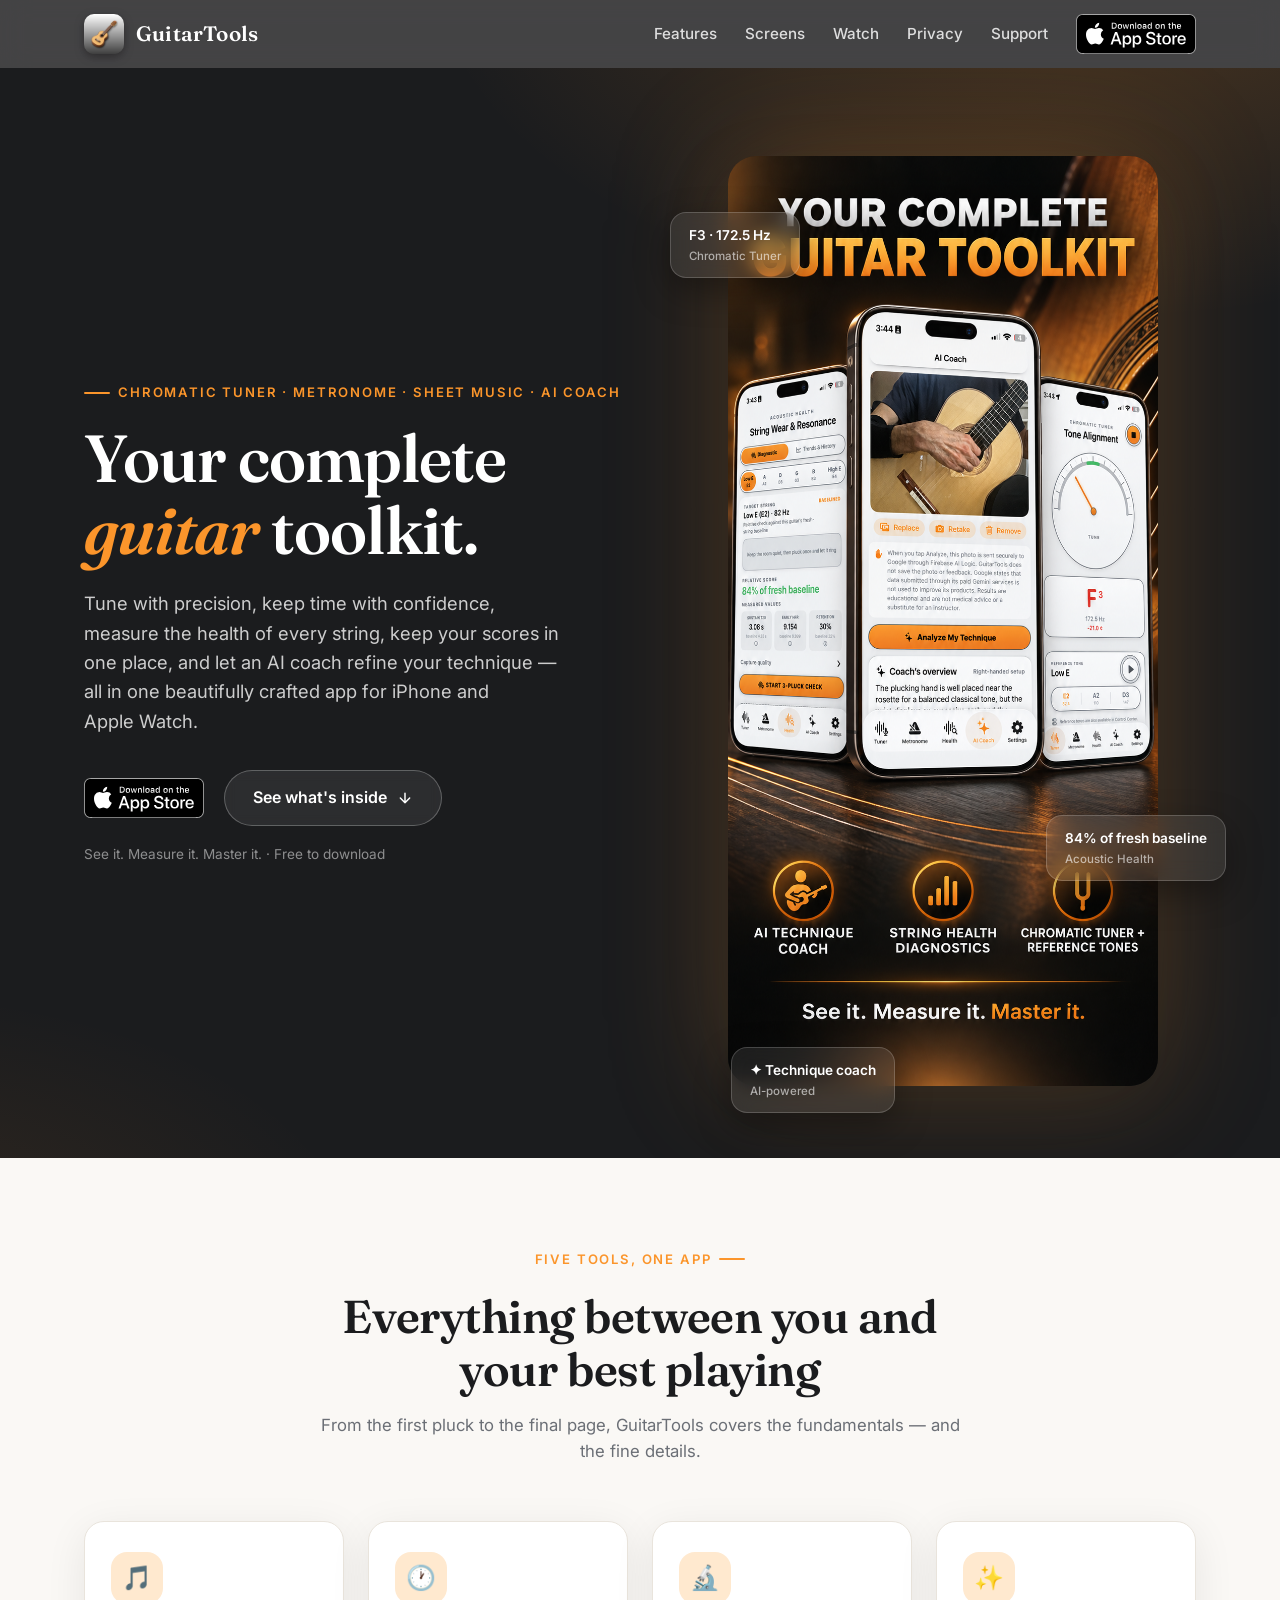
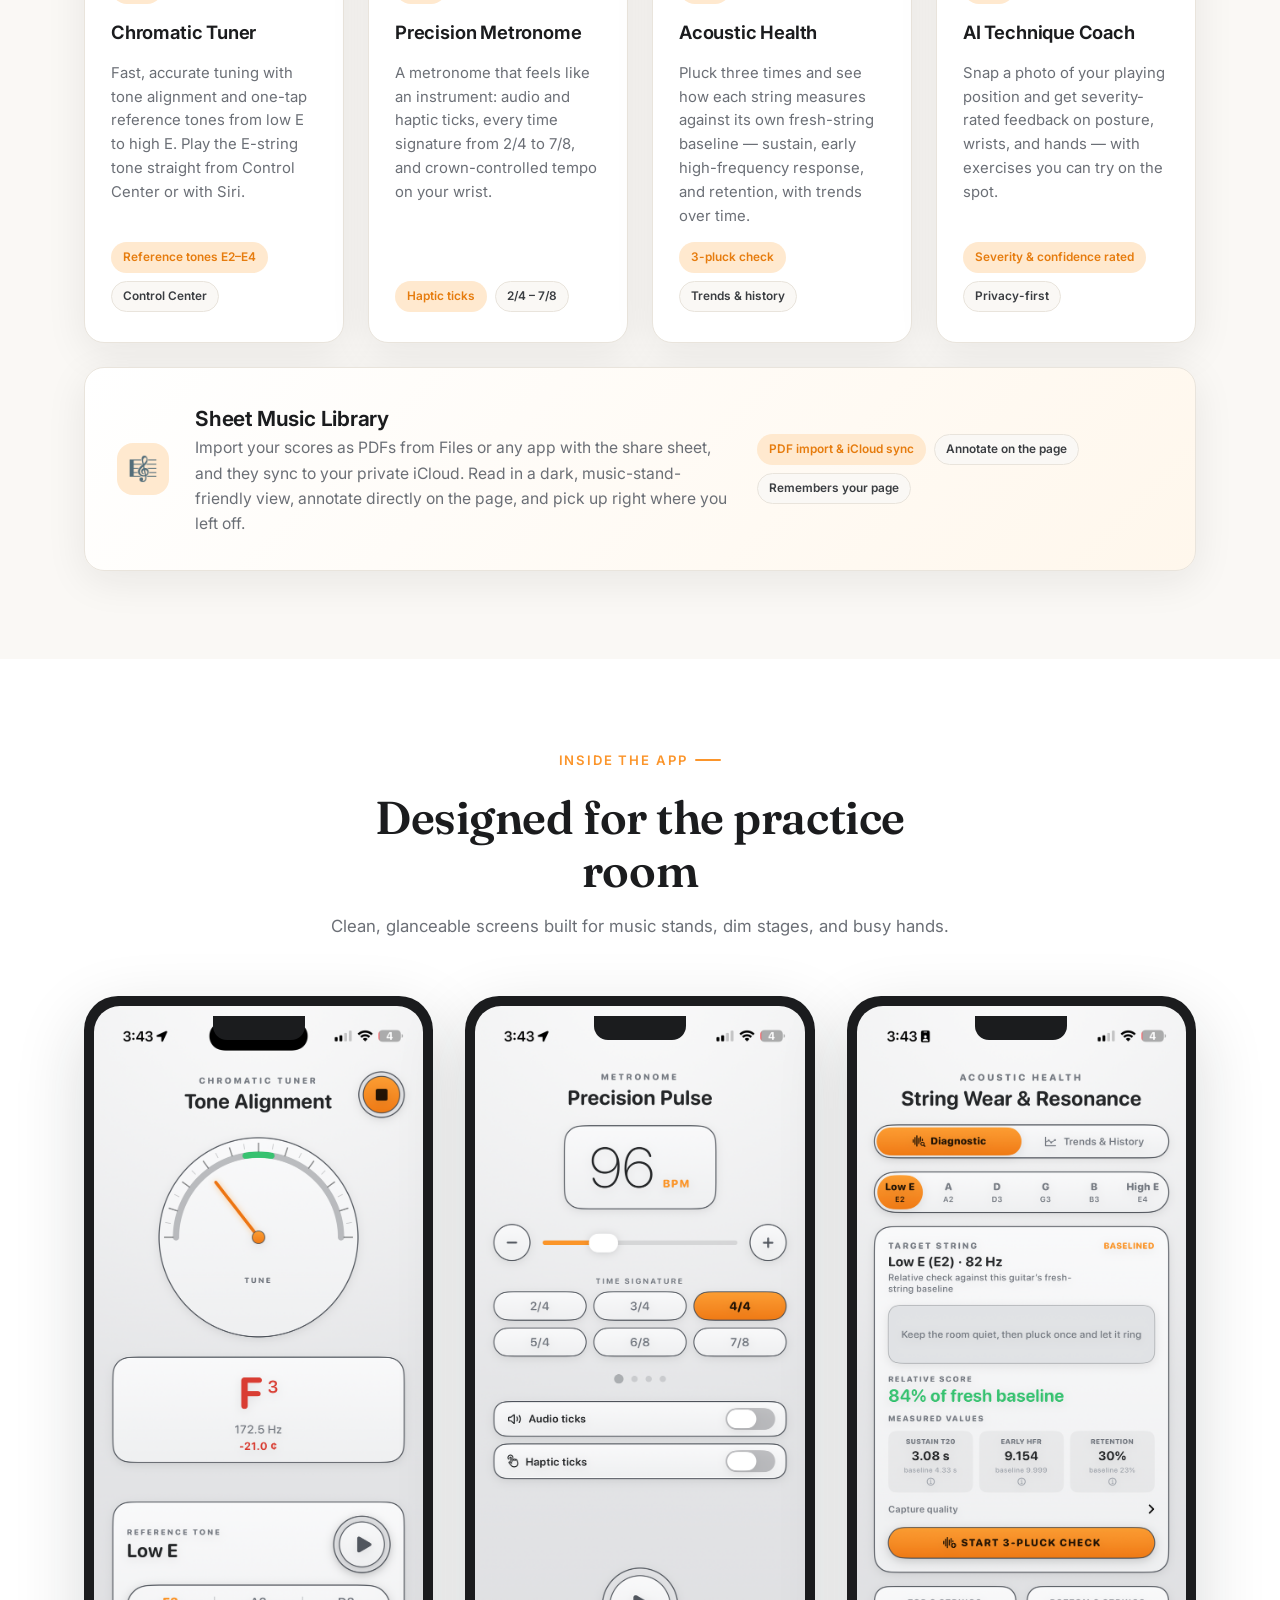
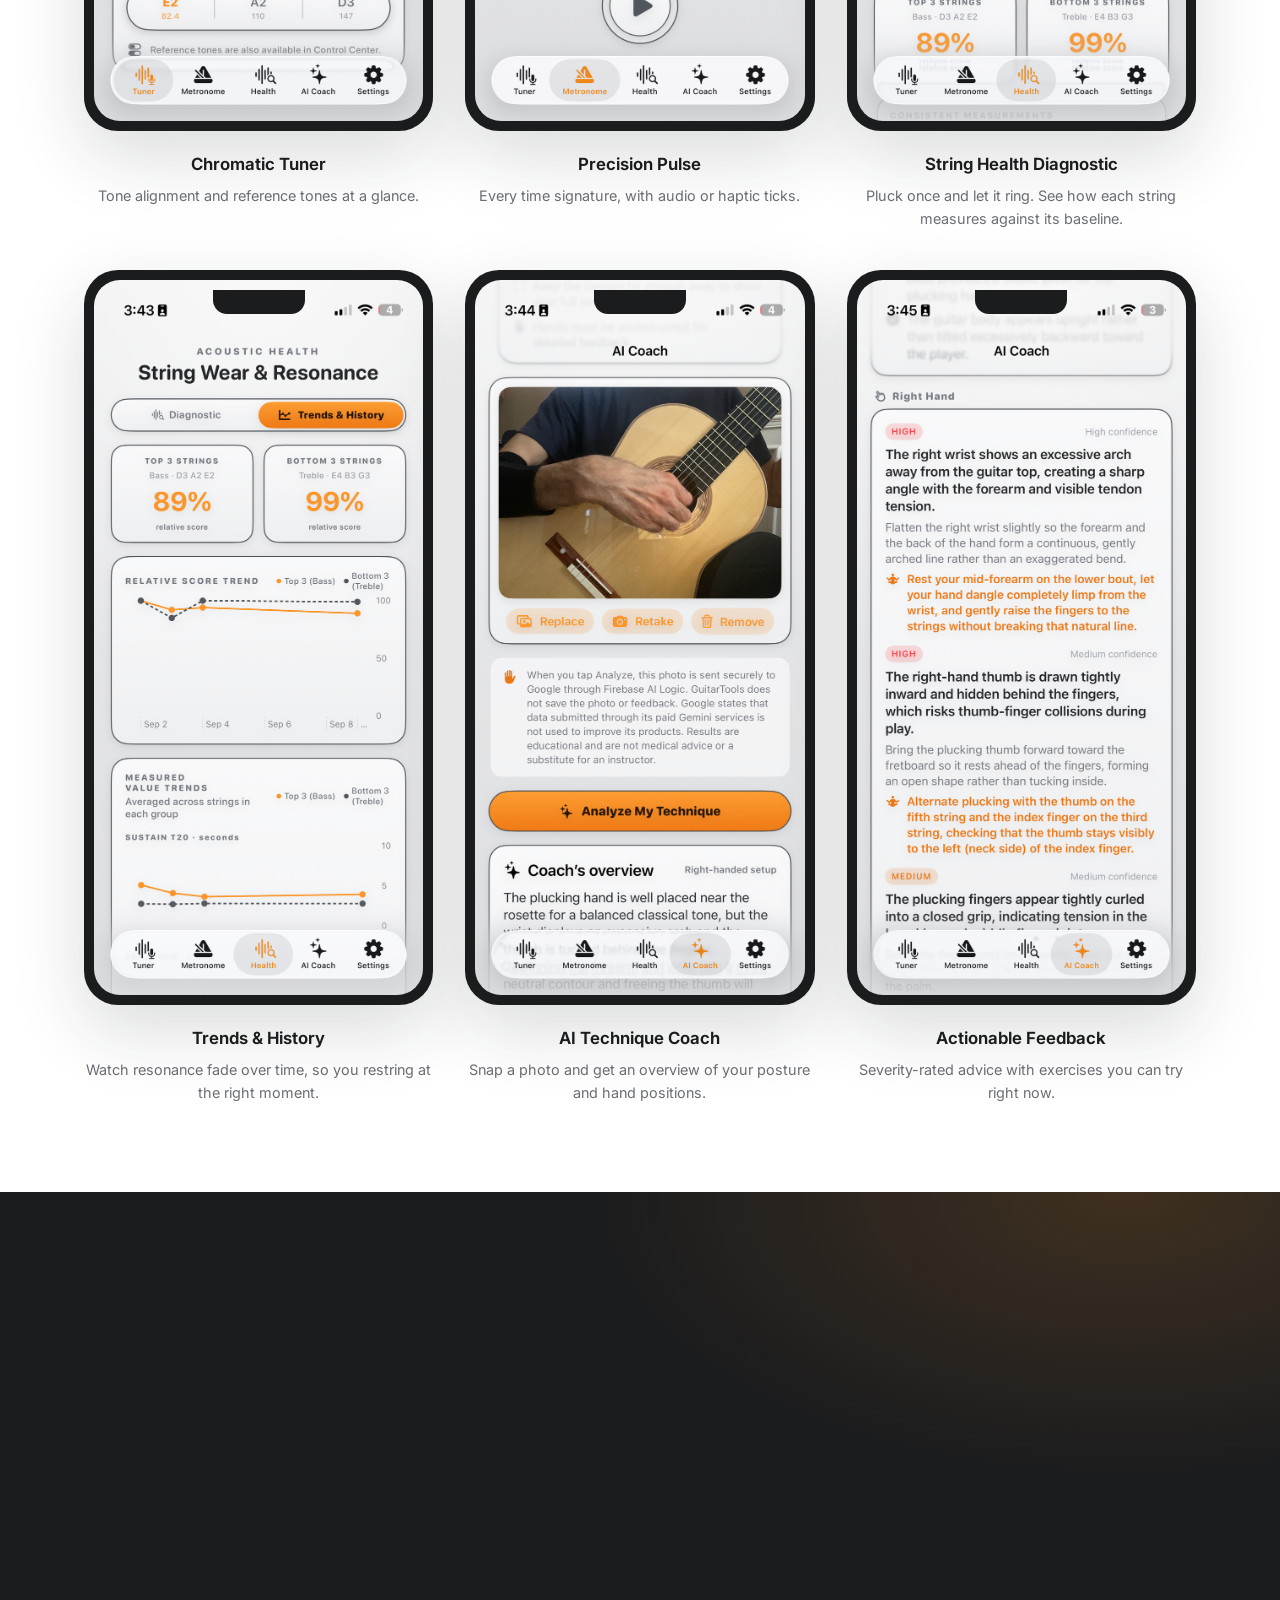
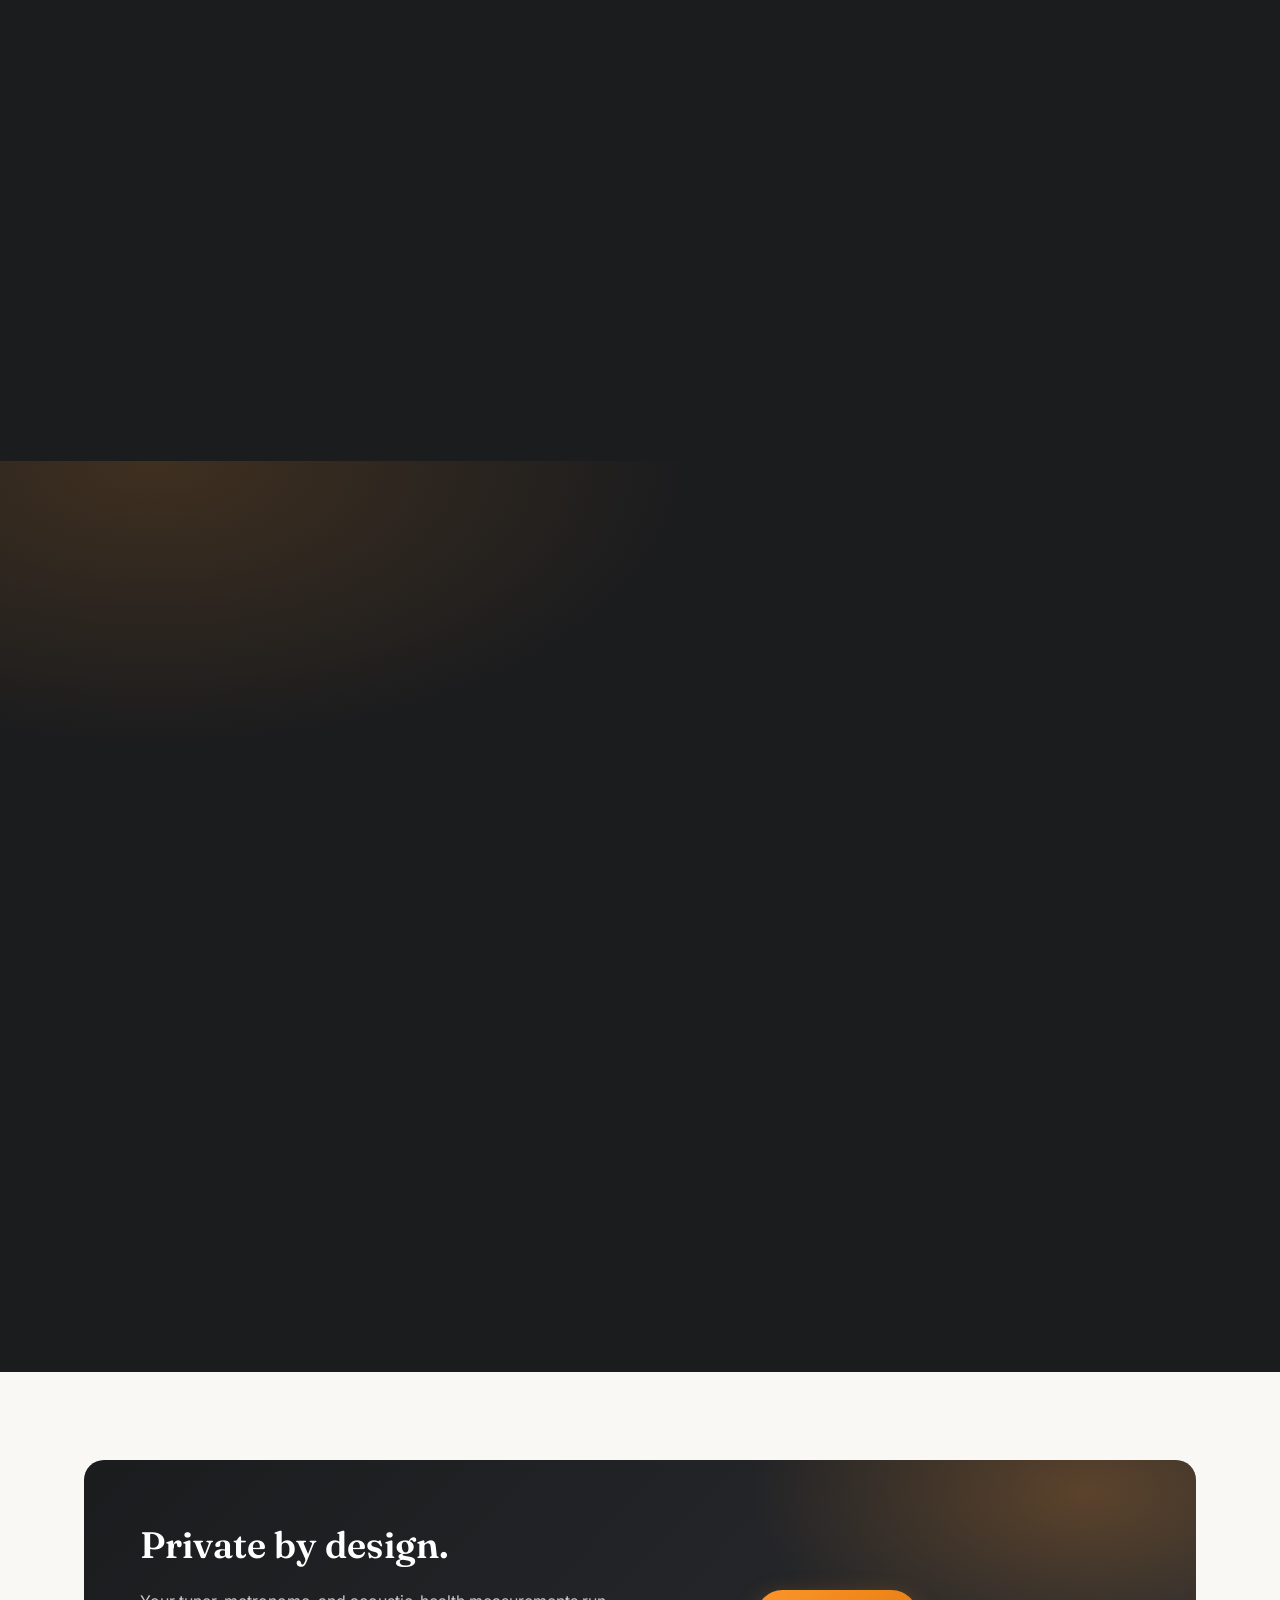
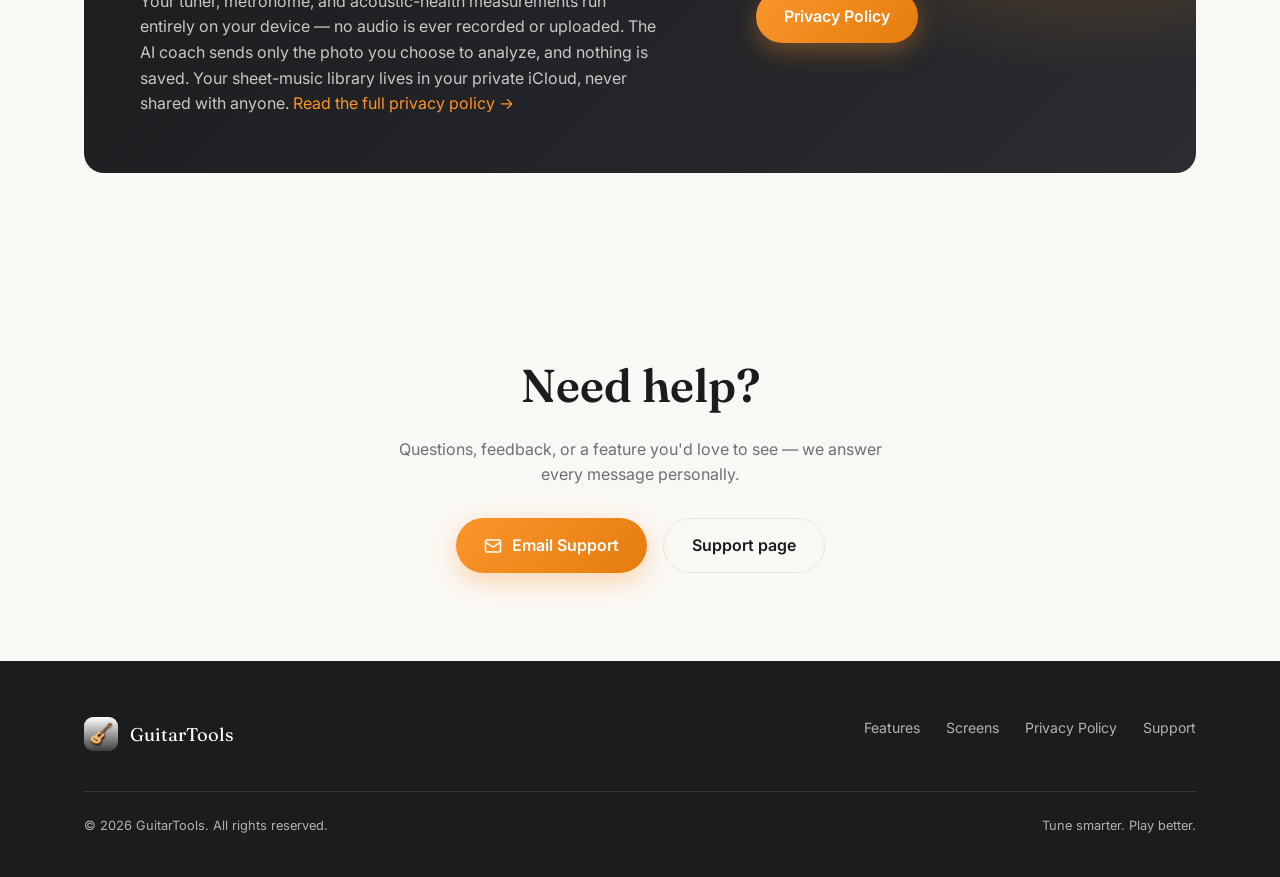
<file: index.html>
<!DOCTYPE html>
<html lang="en">
<head>
  <meta charset="UTF-8">
  <meta name="viewport" content="width=device-width, initial-scale=1.0">
  <title>GuitarTools — Your Complete Guitar Toolkit</title>
  <meta name="description" content="GuitarTools is the complete guitar toolkit for iPhone and Apple Watch: chromatic tuner with reference tones, precision metronome, acoustic string-health diagnostics, a sheet-music library, and an AI technique coach.">

  <link rel="icon" type="image/png" sizes="32x32" href="assets/icons/icon-32.png">
  <link rel="icon" type="image/png" sizes="48x48" href="assets/icons/icon-48.png">
  <link rel="icon" type="image/png" sizes="96x96" href="assets/icons/icon-96.png">
  <link rel="icon" href="assets/icons/favicon.ico">
  <link rel="apple-touch-icon" href="assets/icons/apple-touch-icon.png">
  <link rel="manifest" href="site.webmanifest">

  <meta property="og:type" content="website">
  <meta property="og:title" content="GuitarTools — Your Complete Guitar Toolkit">
  <meta property="og:description" content="Tuner. Metronome. String health. Sheet music. AI coaching. See it. Measure it. Master it.">
  <meta property="og:image" content="assets/icons/icon-1024.png">

  <link rel="preconnect" href="https://fonts.googleapis.com">
  <link rel="preconnect" href="https://fonts.gstatic.com" crossorigin>
  <link href="https://fonts.googleapis.com/css2?family=Fraunces:ital,opsz,wght@0,9..144,500;0,9..144,600;1,9..144,500;1,9..144,600&family=Inter:wght@400;500;600;700&display=swap" rel="stylesheet">
  <link rel="stylesheet" href="styles.css">
</head>
<body>

  <!-- ======================= NAV ======================= -->
  <nav class="nav">
    <div class="nav-inner">
      <a class="brand" href="index.html">
        <img src="assets/icons/icon-96.png" alt="GuitarTools icon">
        GuitarTools
      </a>
      <div class="nav-links">
        <a class="link-text" href="#features">Features</a>
        <a class="link-text" href="#screens">Screens</a>
        <a class="link-text" href="#watch">Watch</a>
        <a class="link-text" href="privacy.html">Privacy</a>
        <a class="link-text" href="support.html">Support</a>
        <a class="appstore-badge small" href="https://apps.apple.com/us/app/classical-guitar-tools/id6811226230" aria-label="Download GuitarTools on the App Store">
          <img src="assets/appstore-badge.svg" alt="Download on the App Store">
        </a>
      </div>
    </div>
  </nav>

  <!-- ======================= HERO ======================= -->
  <header class="hero">
    <div class="hero-inner">
      <div class="hero-copy">
        <span class="eyebrow">Chromatic Tuner · Metronome · Sheet Music · AI Coach</span>
        <h1>Your complete<br><span class="accent">guitar</span> toolkit.</h1>
        <p class="lead">Tune with precision, keep time with confidence, measure the health of every string, keep your scores in one place, and let an AI coach refine your technique — all in one beautifully crafted app for iPhone and Apple&nbsp;Watch.</p>
        <div class="hero-cta">
          <a class="appstore-badge" href="https://apps.apple.com/us/app/classical-guitar-tools/id6811226230" aria-label="Download GuitarTools on the App Store">
            <img src="assets/appstore-badge.svg" alt="Download on the App Store">
          </a>
          <a class="btn btn-ghost-light" href="#screens">See what's inside
            <svg width="16" height="16" viewBox="0 0 24 24" fill="none" stroke="currentColor" stroke-width="2.2" stroke-linecap="round" stroke-linejoin="round"><path d="M12 5v14M19 12l-7 7-7-7"/></svg>
          </a>
        </div>
        <p class="hero-note">See it. Measure it. Master it. · Free to download</p>
      </div>
      <div class="hero-art reveal">
        <img src="assets/hero.png" alt="GuitarTools app showing tuner, acoustic health, and AI coach screens">
        <div class="hero-chip tuner-chip">F3 · 172.5 Hz<span>Chromatic Tuner</span></div>
        <div class="hero-chip health-chip">84% of fresh baseline<span>Acoustic Health</span></div>
        <div class="hero-chip ai-chip">&#10022; Technique coach<span>AI-powered</span></div>
      </div>
    </div>
  </header>

  <!-- ======================= FEATURES ======================= -->
  <section id="features">
    <div class="wrap">
      <div class="section-head reveal">
        <span class="eyebrow">Five tools, one app</span>
        <h2>Everything between you and your best playing</h2>
        <p>From the first pluck to the final page, GuitarTools covers the fundamentals — and the fine details.</p>
      </div>

      <div class="features-grid">
        <div class="feature-card reveal">
          <div class="feature-icon">&#127925;</div>
          <h3>Chromatic Tuner</h3>
          <p>Fast, accurate tuning with tone alignment and one-tap reference tones from low E to high E. Play the E-string tone straight from Control Center or with Siri.</p>
          <div class="feature-tags">
            <span class="tag hot">Reference tones E2–E4</span>
            <span class="tag">Control Center</span>
          </div>
        </div>

        <div class="feature-card reveal">
          <div class="feature-icon">&#128336;</div>
          <h3>Precision Metronome</h3>
          <p>A metronome that feels like an instrument: audio and haptic ticks, every time signature from 2/4 to 7/8, and crown-controlled tempo on your wrist.</p>
          <div class="feature-tags">
            <span class="tag hot">Haptic ticks</span>
            <span class="tag">2/4 – 7/8</span>
          </div>
        </div>

        <div class="feature-card reveal">
          <div class="feature-icon">&#128300;</div>
          <h3>Acoustic Health</h3>
          <p>Pluck three times and see how each string measures against its own fresh-string baseline — sustain, early high-frequency response, and retention, with trends over time.</p>
          <div class="feature-tags">
            <span class="tag hot">3-pluck check</span>
            <span class="tag">Trends &amp; history</span>
          </div>
        </div>

        <div class="feature-card reveal">
          <div class="feature-icon">&#10024;</div>
          <h3>AI Technique Coach</h3>
          <p>Snap a photo of your playing position and get severity-rated feedback on posture, wrists, and hands — with exercises you can try on the spot.</p>
          <div class="feature-tags">
            <span class="tag hot">Severity &amp; confidence rated</span>
            <span class="tag">Privacy-first</span>
          </div>
        </div>

        <div class="feature-card wide reveal">
          <div class="feature-icon">&#127932;</div>
          <div class="feature-wide-copy">
            <h3>Sheet Music Library</h3>
            <p>Import your scores as PDFs from Files or any app with the share sheet, and they sync to your private iCloud. Read in a dark, music-stand-friendly view, annotate directly on the page, and pick up right where you left off.</p>
          </div>
          <div class="feature-tags">
            <span class="tag hot">PDF import &amp; iCloud sync</span>
            <span class="tag">Annotate on the page</span>
            <span class="tag">Remembers your page</span>
          </div>
        </div>
      </div>
    </div>
  </section>

  <!-- ======================= GALLERY ======================= -->
  <section id="screens" class="gallery">
    <div class="wrap">
      <div class="section-head reveal">
        <span class="eyebrow">Inside the app</span>
        <h2>Designed for the practice room</h2>
        <p>Clean, glanceable screens built for music stands, dim stages, and busy hands.</p>
      </div>

      <div class="gallery-grid">
        <div class="gallery-item reveal">
          <div class="phone"><img src="assets/screens/tuner.png" alt="GuitarTools chromatic tuner screen" loading="lazy"></div>
          <h3>Chromatic Tuner</h3>
          <p>Tone alignment and reference tones at a glance.</p>
        </div>
        <div class="gallery-item reveal">
          <div class="phone"><img src="assets/screens/metronome.png" alt="GuitarTools metronome screen" loading="lazy"></div>
          <h3>Precision Pulse</h3>
          <p>Every time signature, with audio or haptic ticks.</p>
        </div>
        <div class="gallery-item reveal">
          <div class="phone"><img src="assets/screens/health.png" alt="GuitarTools acoustic health diagnostic screen" loading="lazy"></div>
          <h3>String Health Diagnostic</h3>
          <p>Pluck once and let it ring. See how each string measures against its baseline.</p>
        </div>
        <div class="gallery-item reveal">
          <div class="phone"><img src="assets/screens/health-trends.png" alt="GuitarTools acoustic health trends screen" loading="lazy"></div>
          <h3>Trends &amp; History</h3>
          <p>Watch resonance fade over time, so you restring at the right moment.</p>
        </div>
        <div class="gallery-item reveal">
          <div class="phone"><img src="assets/screens/ai-coach.png" alt="GuitarTools AI coach camera screen" loading="lazy"></div>
          <h3>AI Technique Coach</h3>
          <p>Snap a photo and get an overview of your posture and hand positions.</p>
        </div>
        <div class="gallery-item reveal">
          <div class="phone"><img src="assets/screens/ai-coach-feedback.png" alt="GuitarTools AI coach feedback screen" loading="lazy"></div>
          <h3>Actionable Feedback</h3>
          <p>Severity-rated advice with exercises you can try right now.</p>
        </div>
      </div>
    </div>
  </section>

  <!-- ======================= SHEET MUSIC ======================= -->
  <section id="sheet-music" class="sheet-section">
    <div class="wrap sheet-inner">
      <div class="sheet-copy reveal">
        <span class="eyebrow">Sheet Music</span>
        <h2>Your scores, right where you practice.</h2>
        <p>Bring your PDF scores into GuitarTools from Files or any app with the share sheet. Your library syncs to your private iCloud, pages turn with a tap, and your place is remembered — even mid-phrase.</p>
        <ul class="watch-points">
          <li>Import PDFs from Files, email, or any app</li>
          <li>Annotate directly on the page</li>
          <li>Dark, music-stand-friendly reading view</li>
          <li>Library syncs across your devices via iCloud</li>
        </ul>
      </div>
      <div class="sheet-art reveal">
        <div class="phone"><img src="assets/screens/sheet-music.jpg" alt="GuitarTools sheet music reader showing an imported score"></div>
      </div>
    </div>
  </section>

  <!-- ======================= WATCH ======================= -->
  <section id="watch" class="watch-section">
    <div class="wrap watch-inner">
      <div class="watch-art reveal">
        <img src="assets/watch.png" alt="GuitarTools metronome on Apple Watch">
      </div>
      <div class="watch-copy reveal">
        <span class="eyebrow">Apple Watch</span>
        <h2>Metronome, on your wrist.</h2>
        <p>Keep the beat without reaching for your phone. GuitarTools for Apple Watch puts a full metronome where you can always see — and feel — it.</p>
        <ul class="watch-points">
          <li>Turn the Digital Crown to dial the tempo</li>
          <li>Silent haptic ticks you feel through the beat</li>
          <li>Time signatures at a glance</li>
        </ul>
      </div>
    </div>
  </section>

  <!-- ======================= PRIVACY BANNER ======================= -->
  <section id="privacy">
    <div class="wrap">
      <div class="privacy-banner reveal">
        <div>
          <h2>Private by design.</h2>
          <p>Your tuner, metronome, and acoustic-health measurements run entirely on your device — no audio is ever recorded or uploaded. The AI coach sends only the photo you choose to analyze, and nothing is saved. Your sheet-music library lives in your private iCloud, never shared with anyone. <a href="privacy.html" style="color: var(--mango);">Read the full privacy policy &#8594;</a></p>
        </div>
        <div>
          <a class="btn btn-primary" href="privacy.html">Privacy Policy</a>
        </div>
      </div>
    </div>
  </section>

  <!-- ======================= SUPPORT ======================= -->
  <section class="support-cta">
    <div class="wrap">
      <h2 class="reveal">Need help?</h2>
      <p class="reveal">Questions, feedback, or a feature you'd love to see — we answer every message personally.</p>
      <div class="cta-row reveal">
        <a class="btn btn-primary" href="mailto:apps@maadotaa.com?subject=need%20help%20with%20GuitarTools">
          <svg width="18" height="18" viewBox="0 0 24 24" fill="none" stroke="currentColor" stroke-width="2" stroke-linecap="round" stroke-linejoin="round"><rect x="2" y="4" width="20" height="16" rx="2"/><path d="m22 7-8.97 5.7a1.94 1.94 0 0 1-2.06 0L2 7"/></svg>
          Email Support
        </a>
        <a class="btn btn-ghost" href="support.html">Support page</a>
      </div>
    </div>
  </section>

  <!-- ======================= FOOTER ======================= -->
  <footer>
    <div class="wrap">
      <div class="footer-inner">
        <div class="footer-brand">
          <img src="assets/icons/icon-96.png" alt="GuitarTools icon">
          GuitarTools
        </div>
        <div class="footer-links">
          <a href="#features">Features</a>
          <a href="#screens">Screens</a>
          <a href="privacy.html">Privacy Policy</a>
          <a href="support.html">Support</a>
        </div>
      </div>
      <div class="footer-bottom">
        <span>&copy; 2026 GuitarTools. All rights reserved.</span>
        <span>Tune smarter. Play better.</span>
      </div>
    </div>
  </footer>

  <script>
    // Reveal-on-scroll
    const observer = new IntersectionObserver((entries) => {
      entries.forEach((entry) => {
        if (entry.isIntersecting) {
          entry.target.classList.add('visible');
          observer.unobserve(entry.target);
        }
      });
    }, { threshold: 0.12 });
    document.querySelectorAll('.reveal').forEach((el) => observer.observe(el));
  </script>
</body>
</html>
</file>
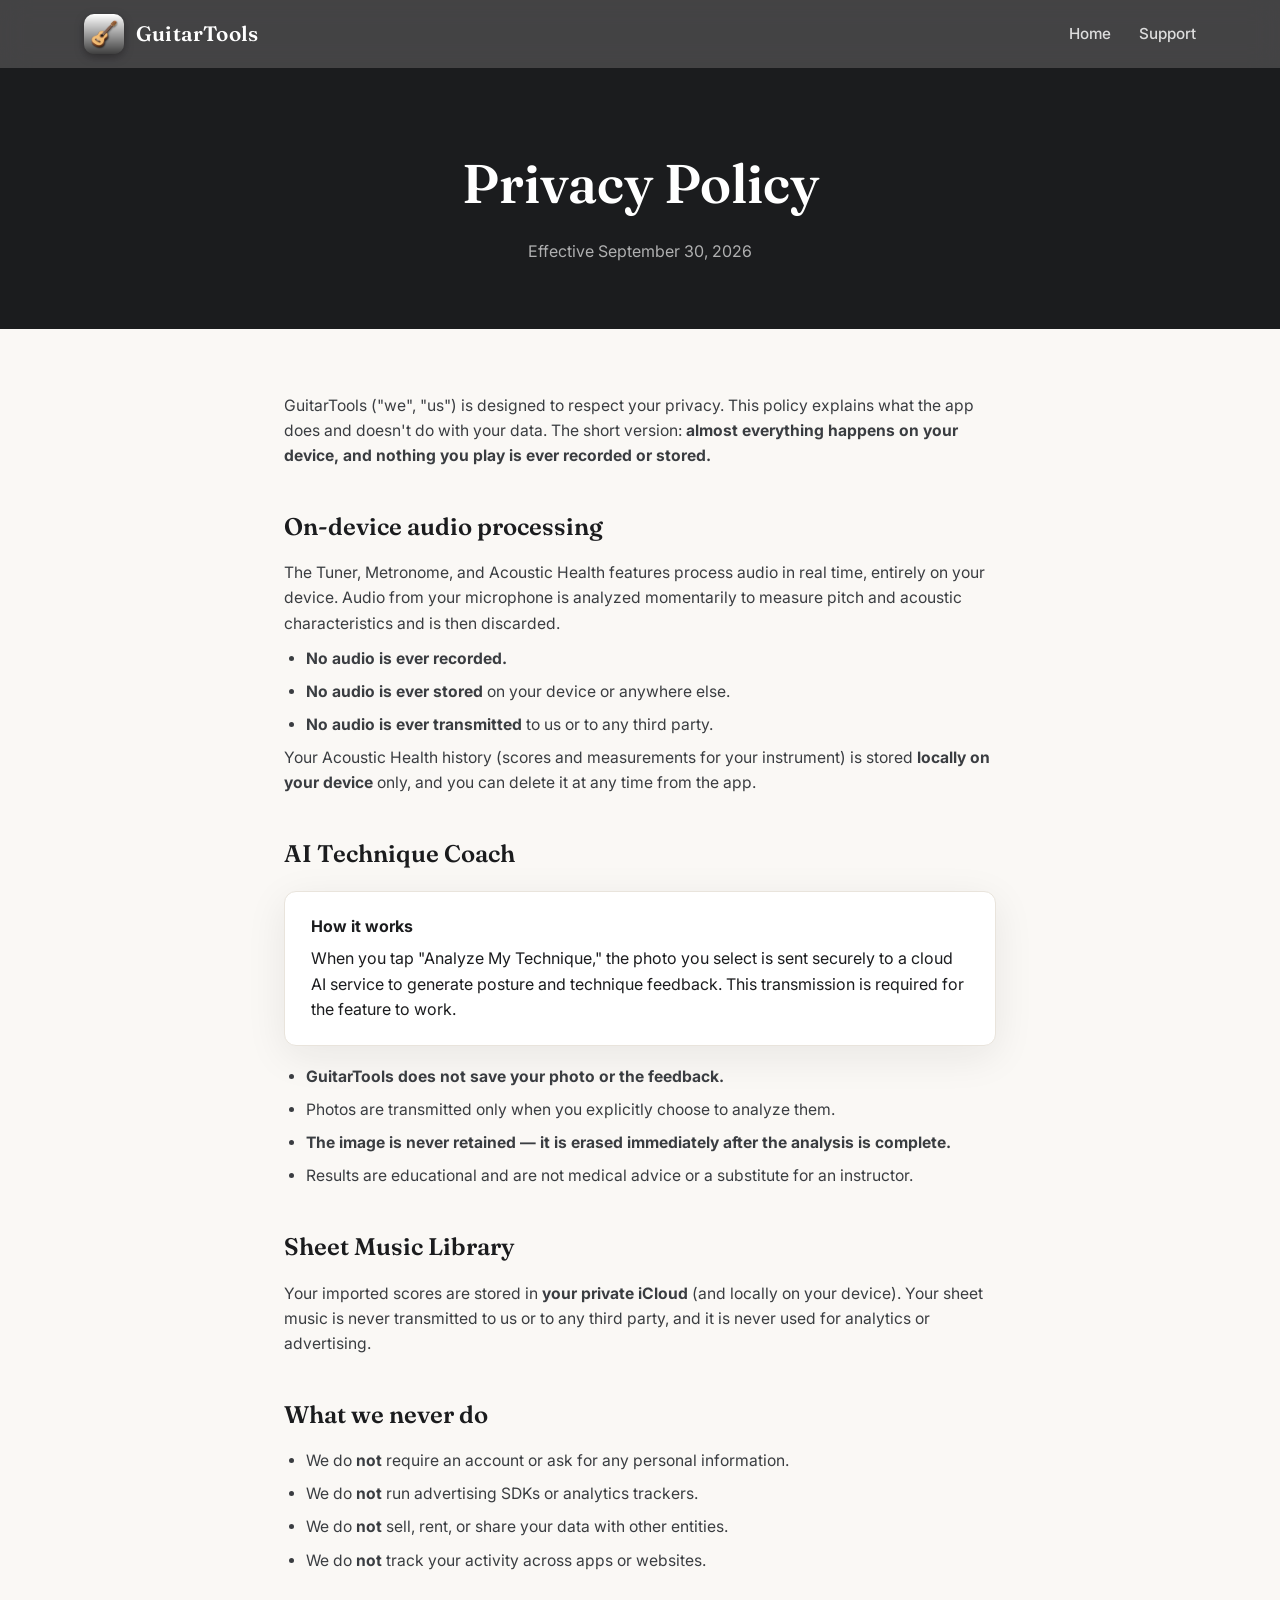
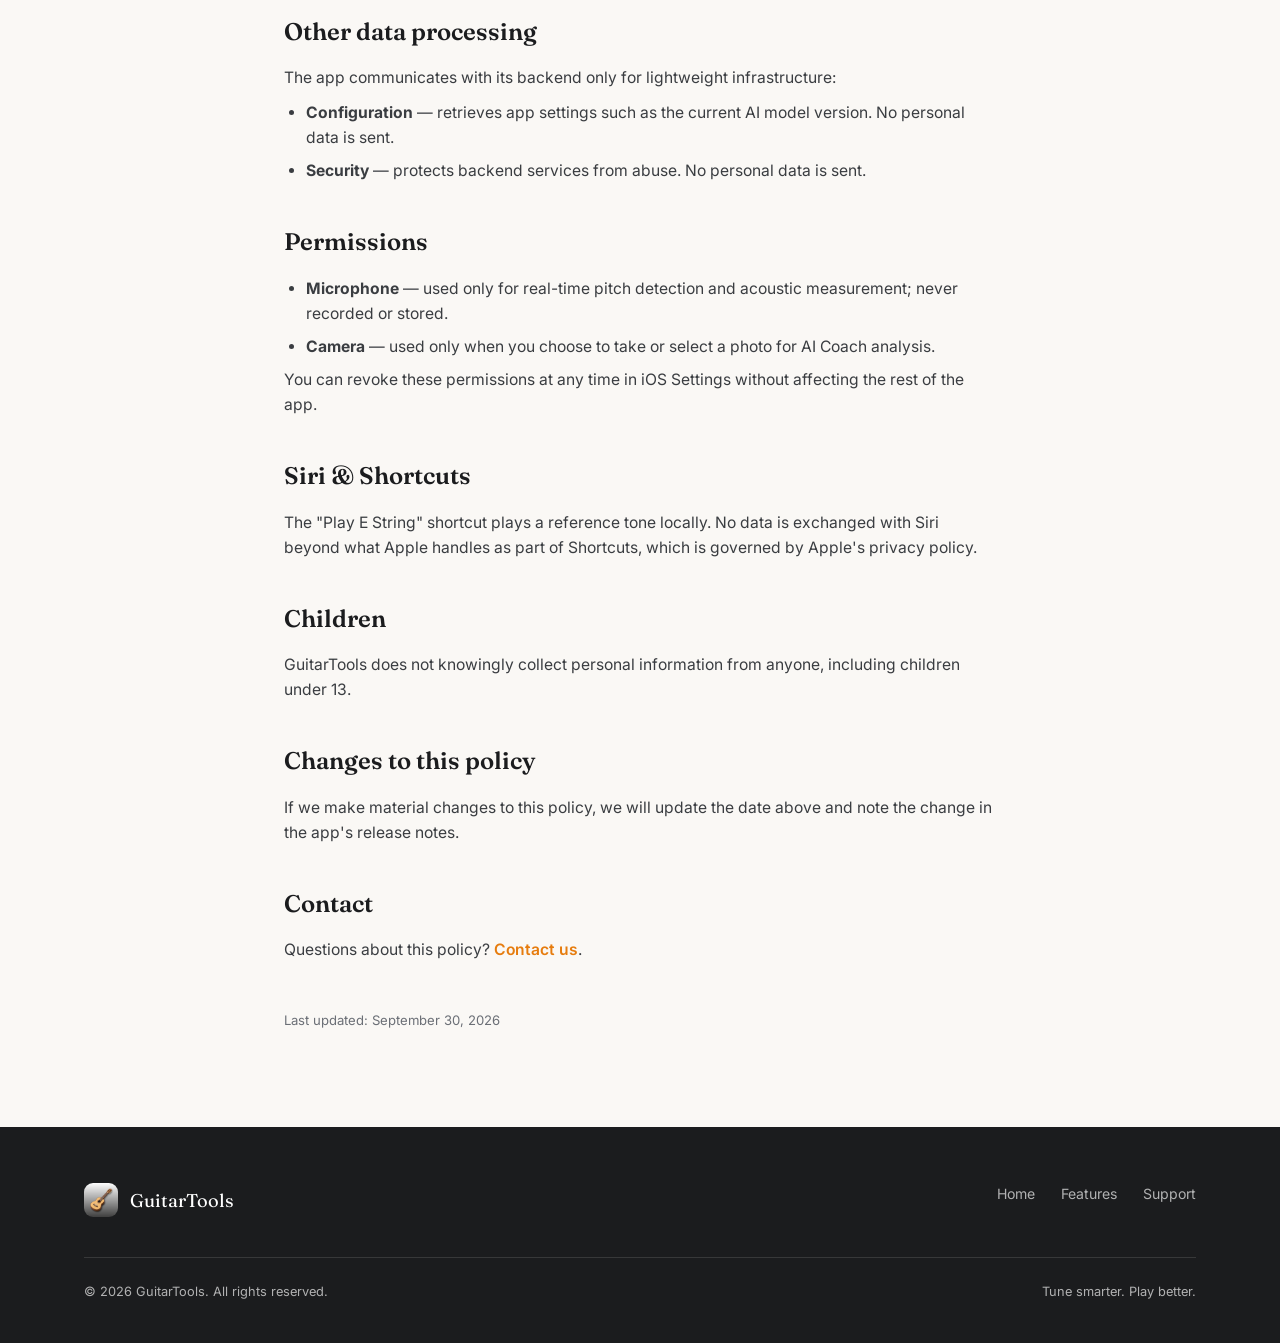
<file: privacy.html>
<!DOCTYPE html>
<html lang="en">
<head>
  <meta charset="UTF-8">
  <meta name="viewport" content="width=device-width, initial-scale=1.0">
  <title>Privacy Policy — GuitarTools</title>
  <meta name="description" content="GuitarTools privacy policy: how the app handles audio, photos, sheet music, and personal data.">

  <link rel="icon" type="image/png" sizes="32x32" href="assets/icons/icon-32.png">
  <link rel="icon" type="image/png" sizes="48x48" href="assets/icons/icon-48.png">
  <link rel="icon" type="image/png" sizes="96x96" href="assets/icons/icon-96.png">
  <link rel="icon" href="assets/icons/favicon.ico">
  <link rel="apple-touch-icon" href="assets/icons/apple-touch-icon.png">

  <link rel="preconnect" href="https://fonts.googleapis.com">
  <link rel="preconnect" href="https://fonts.gstatic.com" crossorigin>
  <link href="https://fonts.googleapis.com/css2?family=Fraunces:ital,opsz,wght@0,9..144,500;0,9..144,600;1,9..144,500;1,9..144,600&family=Inter:wght@400;500;600;700&display=swap" rel="stylesheet">
  <link rel="stylesheet" href="styles.css">
</head>
<body>

  <nav class="nav">
    <div class="nav-inner">
      <a class="brand" href="index.html">
        <img src="assets/icons/icon-96.png" alt="GuitarTools icon">
        GuitarTools
      </a>
      <div class="nav-links">
        <a class="link-text" href="index.html">Home</a>
        <a class="link-text" href="support.html">Support</a>
      </div>
    </div>
  </nav>

  <header class="page-hero">
    <h1>Privacy Policy</h1>
    <p>Effective September 30, 2026</p>
  </header>

  <main class="page-body">
    <p>GuitarTools ("we", "us") is designed to respect your privacy. This policy explains what the app does and doesn't do with your data. The short version: <strong>almost everything happens on your device, and nothing you play is ever recorded or stored.</strong></p>

    <h2>On-device audio processing</h2>
    <p>The Tuner, Metronome, and Acoustic Health features process audio in real time, entirely on your device. Audio from your microphone is analyzed momentarily to measure pitch and acoustic characteristics and is then discarded.</p>
    <ul>
      <li><strong>No audio is ever recorded.</strong></li>
      <li><strong>No audio is ever stored</strong> on your device or anywhere else.</li>
      <li><strong>No audio is ever transmitted</strong> to us or to any third party.</li>
    </ul>
    <p>Your Acoustic Health history (scores and measurements for your instrument) is stored <strong>locally on your device</strong> only, and you can delete it at any time from the app.</p>

    <h2>AI Technique Coach</h2>
    <div class="card">
      <strong>How it works</strong>
      When you tap "Analyze My Technique," the photo you select is sent securely to a cloud AI service to generate posture and technique feedback. This transmission is required for the feature to work.
    </div>
    <ul>
      <li><strong>GuitarTools does not save your photo or the feedback.</strong></li>
      <li>Photos are transmitted only when you explicitly choose to analyze them.</li>
      <li><strong>The image is never retained — it is erased immediately after the analysis is complete.</strong></li>
      <li>Results are educational and are not medical advice or a substitute for an instructor.</li>
    </ul>

    <h2>Sheet Music Library</h2>
    <p>Your imported scores are stored in <strong>your private iCloud</strong> (and locally on your device). Your sheet music is never transmitted to us or to any third party, and it is never used for analytics or advertising.</p>

    <h2>What we never do</h2>
    <ul>
      <li>We do <strong>not</strong> require an account or ask for any personal information.</li>
      <li>We do <strong>not</strong> run advertising SDKs or analytics trackers.</li>
      <li>We do <strong>not</strong> sell, rent, or share your data with other entities.</li>
      <li>We do <strong>not</strong> track your activity across apps or websites.</li>
    </ul>

    <h2>Other data processing</h2>
    <p>The app communicates with its backend only for lightweight infrastructure:</p>
    <ul>
      <li><strong>Configuration</strong> — retrieves app settings such as the current AI model version. No personal data is sent.</li>
      <li><strong>Security</strong> — protects backend services from abuse. No personal data is sent.</li>
    </ul>

    <h2>Permissions</h2>
    <ul>
      <li><strong>Microphone</strong> — used only for real-time pitch detection and acoustic measurement; never recorded or stored.</li>
      <li><strong>Camera</strong> — used only when you choose to take or select a photo for AI Coach analysis.</li>
    </ul>
    <p>You can revoke these permissions at any time in iOS Settings without affecting the rest of the app.</p>

    <h2>Siri &amp; Shortcuts</h2>
    <p>The "Play E String" shortcut plays a reference tone locally. No data is exchanged with Siri beyond what Apple handles as part of Shortcuts, which is governed by Apple's privacy policy.</p>

    <h2>Children</h2>
    <p>GuitarTools does not knowingly collect personal information from anyone, including children under 13.</p>

    <h2>Changes to this policy</h2>
    <p>If we make material changes to this policy, we will update the date above and note the change in the app's release notes.</p>

    <h2>Contact</h2>
    <p>Questions about this policy? <a href="mailto:apps@maadotaa.com?subject=need%20help%20with%20GuitarTools" style="color: var(--mango-deep); font-weight: 600;">Contact us</a>.</p>

    <p class="updated">Last updated: September 30, 2026</p>
  </main>

  <footer>
    <div class="wrap">
      <div class="footer-inner">
        <div class="footer-brand">
          <img src="assets/icons/icon-96.png" alt="GuitarTools icon">
          GuitarTools
        </div>
        <div class="footer-links">
          <a href="index.html">Home</a>
          <a href="index.html#features">Features</a>
          <a href="support.html">Support</a>
        </div>
      </div>
      <div class="footer-bottom">
        <span>&copy; 2026 GuitarTools. All rights reserved.</span>
        <span>Tune smarter. Play better.</span>
      </div>
    </div>
  </footer>

</body>
</html>
</file>
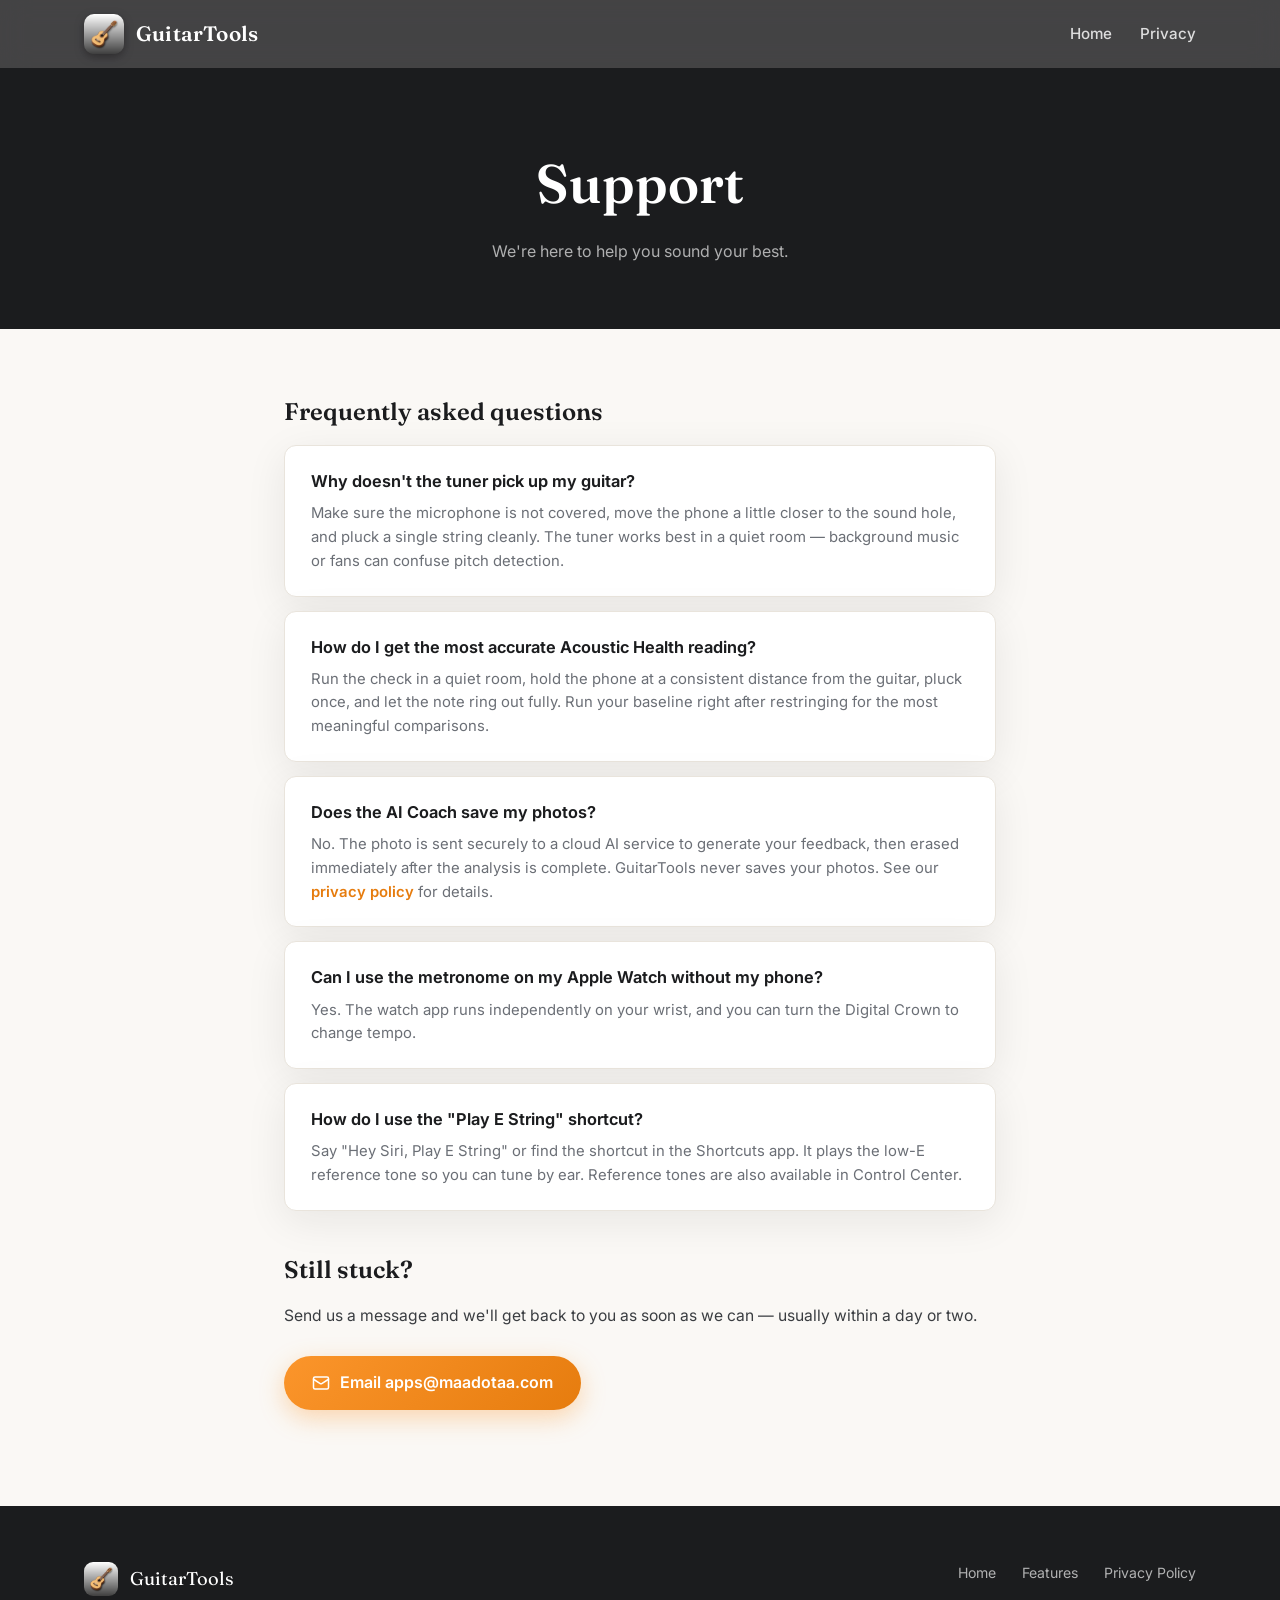
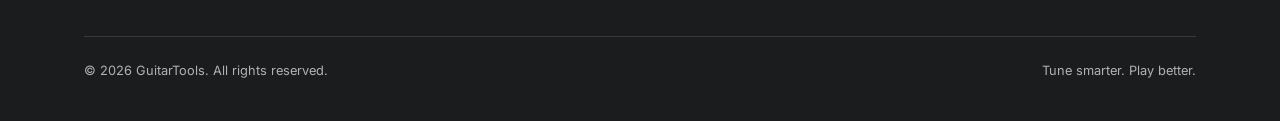
<file: support.html>
<!DOCTYPE html>
<html lang="en">
<head>
  <meta charset="UTF-8">
  <meta name="viewport" content="width=device-width, initial-scale=1.0">
  <title>Support — GuitarTools</title>
  <meta name="description" content="Get help with GuitarTools: frequently asked questions and direct email support.">

  <link rel="icon" type="image/png" sizes="32x32" href="assets/icons/icon-32.png">
  <link rel="icon" type="image/png" sizes="48x48" href="assets/icons/icon-48.png">
  <link rel="icon" type="image/png" sizes="96x96" href="assets/icons/icon-96.png">
  <link rel="icon" href="assets/icons/favicon.ico">
  <link rel="apple-touch-icon" href="assets/icons/apple-touch-icon.png">

  <link rel="preconnect" href="https://fonts.googleapis.com">
  <link rel="preconnect" href="https://fonts.gstatic.com" crossorigin>
  <link href="https://fonts.googleapis.com/css2?family=Fraunces:ital,opsz,wght@0,9..144,500;0,9..144,600;1,9..144,500;1,9..144,600&family=Inter:wght@400;500;600;700&display=swap" rel="stylesheet">
  <link rel="stylesheet" href="styles.css">
</head>
<body>

  <nav class="nav">
    <div class="nav-inner">
      <a class="brand" href="index.html">
        <img src="assets/icons/icon-96.png" alt="GuitarTools icon">
        GuitarTools
      </a>
      <div class="nav-links">
        <a class="link-text" href="index.html">Home</a>
        <a class="link-text" href="privacy.html">Privacy</a>
      </div>
    </div>
  </nav>

  <header class="page-hero">
    <h1>Support</h1>
    <p>We're here to help you sound your best.</p>
  </header>

  <main class="page-body">

    <h2>Frequently asked questions</h2>

    <div class="faq-item">
      <h3>Why doesn't the tuner pick up my guitar?</h3>
      <p>Make sure the microphone is not covered, move the phone a little closer to the sound hole, and pluck a single string cleanly. The tuner works best in a quiet room — background music or fans can confuse pitch detection.</p>
    </div>

    <div class="faq-item">
      <h3>How do I get the most accurate Acoustic Health reading?</h3>
      <p>Run the check in a quiet room, hold the phone at a consistent distance from the guitar, pluck once, and let the note ring out fully. Run your baseline right after restringing for the most meaningful comparisons.</p>
    </div>

    <div class="faq-item">
      <h3>Does the AI Coach save my photos?</h3>
      <p>No. The photo is sent securely to a cloud AI service to generate your feedback, then erased immediately after the analysis is complete. GuitarTools never saves your photos. See our <a href="privacy.html" style="color: var(--mango-deep); font-weight: 600;">privacy policy</a> for details.</p>
    </div>

    <div class="faq-item">
      <h3>Can I use the metronome on my Apple Watch without my phone?</h3>
      <p>Yes. The watch app runs independently on your wrist, and you can turn the Digital Crown to change tempo.</p>
    </div>

    <div class="faq-item">
      <h3>How do I use the "Play E String" shortcut?</h3>
      <p>Say "Hey Siri, Play E String" or find the shortcut in the Shortcuts app. It plays the low-E reference tone so you can tune by ear. Reference tones are also available in Control Center.</p>
    </div>

    <h2>Still stuck?</h2>
    <p>Send us a message and we'll get back to you as soon as we can — usually within a day or two.</p>

    <p style="margin-top: 28px;">
      <a class="btn btn-primary" href="mailto:apps@maadotaa.com?subject=need%20help%20with%20GuitarTools">
        <svg width="18" height="18" viewBox="0 0 24 24" fill="none" stroke="currentColor" stroke-width="2" stroke-linecap="round" stroke-linejoin="round"><rect x="2" y="4" width="20" height="16" rx="2"/><path d="m22 7-8.97 5.7a1.94 1.94 0 0 1-2.06 0L2 7"/></svg>
        Email apps@maadotaa.com
      </a>
    </p>
  </main>

  <footer>
    <div class="wrap">
      <div class="footer-inner">
        <div class="footer-brand">
          <img src="assets/icons/icon-96.png" alt="GuitarTools icon">
          GuitarTools
        </div>
        <div class="footer-links">
          <a href="index.html">Home</a>
          <a href="index.html#features">Features</a>
          <a href="privacy.html">Privacy Policy</a>
        </div>
      </div>
      <div class="footer-bottom">
        <span>&copy; 2026 GuitarTools. All rights reserved.</span>
        <span>Tune smarter. Play better.</span>
      </div>
    </div>
  </footer>

</body>
</html>
</file>
<file: styles.css>
/* ============================================================
   GuitarTools — marketing site styles
   Palette: ink #1B1C1E · mango #FB952B · paper #FAF8F5
   ============================================================ */

:root {
  --ink: #1b1c1e;
  --ink-soft: #3a3d41;
  --ink-mute: #6b6f76;
  --mango: #fb952b;
  --mango-deep: #e67c0e;
  --mango-soft: #ffe9cf;
  --paper: #faf8f5;
  --card: #ffffff;
  --line: #e9e4dc;
  --green: #38c270;
  --radius: 20px;
  --radius-sm: 12px;
  --shadow: 0 10px 40px rgba(27, 28, 30, 0.08);
  --shadow-lg: 0 24px 70px rgba(27, 28, 30, 0.16);
  --font-body: "Inter", -apple-system, BlinkMacSystemFont, "Segoe UI", Roboto, sans-serif;
  --font-display: "Fraunces", "Iowan Old Style", Georgia, serif;
}

* { margin: 0; padding: 0; box-sizing: border-box; }

html { scroll-behavior: smooth; }

body {
  font-family: var(--font-body);
  color: var(--ink);
  background: var(--paper);
  line-height: 1.6;
  -webkit-font-smoothing: antialiased;
}

img { display: block; max-width: 100%; }

a { color: inherit; text-decoration: none; }

.wrap {
  max-width: 1160px;
  margin: 0 auto;
  padding: 0 24px;
}

/* ---------- Buttons ---------- */

.btn {
  display: inline-flex;
  align-items: center;
  gap: 10px;
  font-weight: 600;
  font-size: 1rem;
  padding: 14px 28px;
  border-radius: 999px;
  transition: transform 0.15s ease, box-shadow 0.15s ease, background 0.15s ease;
  cursor: pointer;
  border: none;
}

.btn-primary {
  background: linear-gradient(135deg, var(--mango), var(--mango-deep));
  color: #fff;
  box-shadow: 0 8px 24px rgba(251, 149, 43, 0.35);
}
.btn-primary:hover { transform: translateY(-2px); box-shadow: 0 12px 30px rgba(251, 149, 43, 0.45); }

.btn-ghost {
  background: transparent;
  color: var(--ink);
  border: 1.5px solid var(--line);
}
.btn-ghost:hover { border-color: var(--mango); color: var(--mango-deep); }

.btn-ghost-light {
  background: rgba(255, 255, 255, 0.08);
  color: #fff;
  border: 1.5px solid rgba(255, 255, 255, 0.25);
  backdrop-filter: blur(6px);
}
.btn-ghost-light:hover { border-color: var(--mango); color: var(--mango); }

.btn svg { flex: none; }

/* ---------- App Store badge ---------- */

.appstore-badge {
  display: inline-block;
  transition: transform 0.15s ease, opacity 0.15s ease;
}
.appstore-badge:hover { transform: translateY(-2px); opacity: 0.92; }
.appstore-badge svg { height: 54px; width: auto; display: block; }
.appstore-badge.small svg { height: 44px; }

/* ---------- Nav ---------- */

.nav {
  position: sticky;
  top: 0;
  z-index: 50;
  background: rgba(27, 28, 30, 0.82);
  backdrop-filter: blur(14px);
  -webkit-backdrop-filter: blur(14px);
  color: #fff;
}
.nav-inner {
  display: flex;
  align-items: center;
  justify-content: space-between;
  padding: 14px 24px;
  max-width: 1160px;
  margin: 0 auto;
}
.brand {
  display: flex;
  align-items: center;
  gap: 12px;
  font-family: var(--font-display);
  font-weight: 600;
  font-size: 1.3rem;
  letter-spacing: 0.01em;
}
.brand img { width: 40px; height: 40px; border-radius: 10px; box-shadow: 0 3px 10px rgba(0, 0, 0, 0.35); }
.nav-links { display: flex; align-items: center; gap: 28px; }
.nav-links a {
  font-size: 0.95rem;
  font-weight: 500;
  color: rgba(255, 255, 255, 0.82);
  transition: color 0.15s ease;
}
.nav-links a:hover { color: var(--mango); }
.nav .appstore-badge svg { height: 40px; }

@media (max-width: 860px) {
  .nav-links a.link-text { display: none; }
}

/* ---------- Hero ---------- */

.hero {
  position: relative;
  background:
    radial-gradient(1100px 600px at 85% -10%, rgba(251, 149, 43, 0.22), transparent 60%),
    radial-gradient(900px 500px at -10% 110%, rgba(251, 149, 43, 0.10), transparent 55%),
    var(--ink);
  color: #fff;
  overflow: hidden;
}
.hero-inner {
  max-width: 1160px;
  margin: 0 auto;
  padding: 88px 24px 72px;
  display: grid;
  grid-template-columns: 1.05fr 0.95fr;
  gap: 48px;
  align-items: center;
}
.eyebrow {
  display: inline-flex;
  align-items: center;
  gap: 8px;
  font-size: 0.82rem;
  font-weight: 600;
  letter-spacing: 0.14em;
  text-transform: uppercase;
  color: var(--mango);
  margin-bottom: 20px;
}
.eyebrow::before {
  content: "";
  width: 26px;
  height: 2px;
  background: var(--mango);
  border-radius: 2px;
}
.hero h1 {
  font-family: var(--font-display);
  font-weight: 600;
  font-size: clamp(2.6rem, 5.2vw, 4.2rem);
  line-height: 1.08;
  letter-spacing: -0.015em;
  margin-bottom: 22px;
}
.hero h1 .accent {
  color: var(--mango);
  font-style: italic;
}
.hero p.lead {
  font-size: 1.15rem;
  color: rgba(255, 255, 255, 0.78);
  max-width: 480px;
  margin-bottom: 34px;
}
.hero-cta { display: flex; align-items: center; gap: 20px; flex-wrap: wrap; }
.hero-note { margin-top: 18px; font-size: 0.85rem; color: rgba(255, 255, 255, 0.5); }

.hero-art {
  position: relative;
  display: flex;
  justify-content: center;
}
.hero-art img {
  width: min(100%, 430px);
  border-radius: 28px;
  box-shadow: var(--shadow-lg), 0 0 120px rgba(251, 149, 43, 0.25);
}
.hero-chip {
  position: absolute;
  background: rgba(255, 255, 255, 0.09);
  border: 1px solid rgba(255, 255, 255, 0.18);
  backdrop-filter: blur(10px);
  -webkit-backdrop-filter: blur(10px);
  padding: 12px 18px;
  border-radius: 16px;
  font-size: 0.85rem;
  font-weight: 600;
  box-shadow: 0 12px 34px rgba(0, 0, 0, 0.35);
  animation: float 6s ease-in-out infinite;
}
.hero-chip span { display: block; font-size: 0.72rem; font-weight: 500; color: rgba(255, 255, 255, 0.6); }
.hero-chip.tuner-chip { top: 6%; left: -4%; }
.hero-chip.health-chip { bottom: 22%; right: -6%; animation-delay: 1.4s; }
.hero-chip.ai-chip { bottom: -3%; left: 8%; animation-delay: 2.6s; }

@keyframes float {
  0%, 100% { transform: translateY(0); }
  50% { transform: translateY(-9px); }
}

@media (max-width: 900px) {
  .hero-inner { grid-template-columns: 1fr; padding: 64px 24px 56px; text-align: center; }
  .hero p.lead { margin-left: auto; margin-right: auto; }
  .hero-cta { justify-content: center; }
  .hero-chip { display: none; }
  .hero-art img { width: min(100%, 340px); }
}

/* ---------- Sections ---------- */

section { padding: 88px 0; }
.section-head { text-align: center; max-width: 640px; margin: 0 auto 56px; }
.section-head .eyebrow { justify-content: center; }
.section-head .eyebrow::before { display: none; }
.section-head .eyebrow::after { content: ""; width: 26px; height: 2px; background: var(--mango); border-radius: 2px; }
.section-head h2 {
  font-family: var(--font-display);
  font-size: clamp(2rem, 3.6vw, 2.9rem);
  font-weight: 600;
  line-height: 1.15;
  letter-spacing: -0.01em;
  margin-bottom: 16px;
}
.section-head p { color: var(--ink-mute); font-size: 1.05rem; }

/* ---------- Feature cards ---------- */

.features-grid {
  display: grid;
  grid-template-columns: repeat(4, 1fr);
  gap: 24px;
}
.feature-card {
  background: var(--card);
  border: 1px solid var(--line);
  border-radius: var(--radius);
  padding: 30px 26px;
  box-shadow: var(--shadow);
  transition: transform 0.2s ease, box-shadow 0.2s ease, border-color 0.2s ease;
  display: flex;
  flex-direction: column;
  gap: 14px;
}
.feature-card:hover {
  transform: translateY(-6px);
  box-shadow: var(--shadow-lg);
  border-color: rgba(251, 149, 43, 0.45);
}
.feature-icon {
  width: 52px;
  height: 52px;
  border-radius: 16px;
  display: grid;
  place-items: center;
  background: var(--mango-soft);
  color: var(--mango-deep);
  font-size: 1.5rem;
}
.feature-card h3 { font-size: 1.15rem; font-weight: 650; letter-spacing: -0.01em; }
.feature-card p { font-size: 0.93rem; color: var(--ink-mute); flex: 1; }
.feature-tags { display: flex; flex-wrap: wrap; gap: 8px; }
.tag {
  font-size: 0.74rem;
  font-weight: 600;
  color: var(--ink-soft);
  background: var(--paper);
  border: 1px solid var(--line);
  padding: 5px 11px;
  border-radius: 999px;
}
.tag.hot { color: var(--mango-deep); background: var(--mango-soft); border-color: transparent; }

.feature-card.wide {
  grid-column: 1 / -1;
  flex-direction: row;
  align-items: center;
  gap: 26px;
  padding: 34px 32px;
  background: linear-gradient(135deg, var(--card) 0%, #fff7ec 100%);
}
.feature-card.wide .feature-icon { flex: none; }
.feature-card.wide h3 { font-size: 1.3rem; }
.feature-card.wide p { flex: 1; max-width: 640px; font-size: 0.98rem; }
@media (max-width: 1020px) {
  .feature-card.wide { flex-direction: column; align-items: flex-start; gap: 16px; }
  .feature-card.wide p { max-width: none; }
}

@media (max-width: 1020px) { .features-grid { grid-template-columns: repeat(2, 1fr); } }
@media (max-width: 560px) { .features-grid { grid-template-columns: 1fr; } }

/* ---------- Gallery ---------- */

.gallery { background: #fff; }
.gallery-grid {
  display: grid;
  grid-template-columns: repeat(3, 1fr);
  gap: 40px 32px;
}
.gallery-item { text-align: center; }
.phone {
  position: relative;
  border-radius: 34px;
  background: var(--ink);
  padding: 10px;
  box-shadow: var(--shadow-lg);
  transition: transform 0.25s ease, box-shadow 0.25s ease;
}
.gallery-item:hover .phone { transform: translateY(-8px) scale(1.015); }
.phone::before {
  content: "";
  position: absolute;
  top: 20px;
  left: 50%;
  transform: translateX(-50%);
  width: 92px;
  height: 24px;
  background: var(--ink);
  border-radius: 0 0 14px 14px;
  z-index: 2;
}
.phone img {
  width: 100%;
  aspect-ratio: 1260 / 2736;
  object-fit: cover;
  object-position: top;
  border-radius: 26px;
}
.gallery-item h3 { margin-top: 20px; font-size: 1.05rem; font-weight: 650; }
.gallery-item p { margin-top: 6px; font-size: 0.9rem; color: var(--ink-mute); }

@media (max-width: 900px) { .gallery-grid { grid-template-columns: repeat(2, 1fr); } }
@media (max-width: 560px) { .gallery-grid { grid-template-columns: 1fr; max-width: 340px; margin: 0 auto; } }

/* ---------- Sheet Music ---------- */

.sheet-section {
  background:
    radial-gradient(900px 480px at 88% 0%, rgba(251, 149, 43, 0.16), transparent 60%),
    var(--ink);
  color: #fff;
}
.sheet-inner {
  display: grid;
  grid-template-columns: 1.1fr 0.9fr;
  gap: 64px;
  align-items: center;
}
.sheet-art { display: flex; justify-content: center; }
.sheet-art .phone {
  max-width: 330px;
  background: #2a2c30;
  box-shadow: var(--shadow-lg), 0 0 110px rgba(251, 149, 43, 0.22);
}
.sheet-copy h2 {
  font-family: var(--font-display);
  font-size: clamp(1.9rem, 3.4vw, 2.7rem);
  font-weight: 600;
  line-height: 1.15;
  margin-bottom: 18px;
}
.sheet-copy p { color: rgba(255, 255, 255, 0.75); margin-bottom: 26px; max-width: 480px; }
@media (max-width: 860px) {
  .sheet-inner { grid-template-columns: 1fr; gap: 40px; text-align: center; }
  .sheet-copy p { margin-left: auto; margin-right: auto; }
  .sheet-art .phone { max-width: 300px; }
}

/* ---------- Watch ---------- */

.watch-section {
  background:
    radial-gradient(900px 480px at 12% 0%, rgba(251, 149, 43, 0.16), transparent 60%),
    var(--ink);
  color: #fff;
}
.watch-inner {
  display: grid;
  grid-template-columns: 0.9fr 1.1fr;
  gap: 64px;
  align-items: center;
}
.watch-art { display: flex; justify-content: center; }
.watch-art img {
  width: min(100%, 340px);
  border-radius: 28px;
  box-shadow: var(--shadow-lg), 0 0 110px rgba(251, 149, 43, 0.22);
}
.watch-copy h2 {
  font-family: var(--font-display);
  font-size: clamp(1.9rem, 3.4vw, 2.7rem);
  font-weight: 600;
  line-height: 1.15;
  margin-bottom: 18px;
}
.watch-copy p { color: rgba(255, 255, 255, 0.75); margin-bottom: 26px; max-width: 480px; }
.watch-points { list-style: none; display: flex; flex-direction: column; gap: 14px; }
.watch-points li { display: flex; gap: 12px; align-items: flex-start; font-size: 0.97rem; }
.watch-points li::before {
  content: "✓";
  flex: none;
  width: 26px;
  height: 26px;
  border-radius: 50%;
  background: rgba(56, 194, 112, 0.18);
  color: var(--green);
  display: grid;
  place-items: center;
  font-size: 0.85rem;
  font-weight: 700;
  margin-top: 1px;
}
@media (max-width: 860px) {
  .watch-inner { grid-template-columns: 1fr; gap: 40px; text-align: center; }
  .watch-copy p { margin-left: auto; margin-right: auto; }
  .watch-points { text-align: left; max-width: 420px; margin: 0 auto; }
}

/* ---------- Privacy banner ---------- */

.privacy-banner {
  background: linear-gradient(135deg, var(--ink) 0%, #2a2c30 100%);
  color: #fff;
  border-radius: var(--radius);
  padding: 56px;
  display: grid;
  grid-template-columns: 1.2fr 0.8fr;
  gap: 40px;
  align-items: center;
  position: relative;
  overflow: hidden;
}
.privacy-banner::before {
  content: "";
  position: absolute;
  inset: 0;
  background: radial-gradient(560px 300px at 90% 10%, rgba(251, 149, 43, 0.25), transparent 60%);
}
.privacy-banner > * { position: relative; }
.privacy-banner h2 {
  font-family: var(--font-display);
  font-size: clamp(1.7rem, 3vw, 2.3rem);
  font-weight: 600;
  margin-bottom: 14px;
}
.privacy-banner p { color: rgba(255, 255, 255, 0.75); max-width: 520px; }
.privacy-banner .btn { justify-content: center; }
@media (max-width: 800px) {
  .privacy-banner { grid-template-columns: 1fr; padding: 40px 28px; text-align: center; }
  .privacy-banner p { margin: 0 auto; }
}

/* ---------- Support CTA ---------- */

.support-cta { text-align: center; }
.support-cta h2 {
  font-family: var(--font-display);
  font-size: clamp(2rem, 3.6vw, 2.9rem);
  font-weight: 600;
  margin-bottom: 14px;
}
.support-cta p { color: var(--ink-mute); max-width: 520px; margin: 0 auto 30px; }
.support-cta .cta-row { display: flex; gap: 16px; justify-content: center; flex-wrap: wrap; }

/* ---------- Footer ---------- */

footer {
  background: var(--ink);
  color: rgba(255, 255, 255, 0.66);
  padding: 56px 0 40px;
  font-size: 0.88rem;
}
.footer-inner {
  display: flex;
  flex-wrap: wrap;
  gap: 32px;
  justify-content: space-between;
  align-items: flex-start;
}
.footer-brand { display: flex; align-items: center; gap: 12px; color: #fff; font-family: var(--font-display); font-size: 1.15rem; }
.footer-brand img { width: 34px; height: 34px; border-radius: 9px; }
.footer-links { display: flex; gap: 26px; flex-wrap: wrap; }
.footer-links a:hover { color: var(--mango); }
.footer-bottom {
  border-top: 1px solid rgba(255, 255, 255, 0.12);
  margin-top: 40px;
  padding-top: 24px;
  display: flex;
  justify-content: space-between;
  gap: 16px;
  flex-wrap: wrap;
  font-size: 0.8rem;
}

/* ---------- Legal / static pages ---------- */

.page-hero {
  background: var(--ink);
  color: #fff;
  padding: 72px 0 64px;
  text-align: center;
}
.page-hero h1 {
  font-family: var(--font-display);
  font-size: clamp(2.2rem, 4.5vw, 3.4rem);
  font-weight: 600;
  margin-bottom: 12px;
}
.page-hero p { color: rgba(255, 255, 255, 0.65); }
.page-body { max-width: 760px; margin: 0 auto; padding: 64px 24px 96px; }
.page-body h2 {
  font-family: var(--font-display);
  font-size: 1.5rem;
  font-weight: 600;
  margin: 40px 0 14px;
}
.page-body h2:first-child { margin-top: 0; }
.page-body p, .page-body li { color: var(--ink-soft); font-size: 0.98rem; }
.page-body ul { padding-left: 22px; margin: 10px 0 6px; }
.page-body li { margin-bottom: 8px; }
.page-body .card {
  background: #fff;
  border: 1px solid var(--line);
  border-radius: var(--radius-sm);
  padding: 22px 26px;
  margin: 18px 0;
  box-shadow: var(--shadow);
}
.page-body .card strong { display: block; margin-bottom: 6px; color: var(--ink); }
.page-body .updated { color: var(--ink-mute); font-size: 0.82rem; margin-top: 48px; }

/* ---------- FAQ ---------- */

.faq-item {
  background: #fff;
  border: 1px solid var(--line);
  border-radius: var(--radius-sm);
  padding: 22px 26px;
  margin-bottom: 14px;
  box-shadow: var(--shadow);
}
.faq-item h3 { font-size: 1.02rem; font-weight: 650; margin-bottom: 8px; }
.faq-item p { color: var(--ink-mute); font-size: 0.93rem; }

/* ---------- Reveal animation ---------- */

.reveal {
  opacity: 0;
  transform: translateY(26px);
  transition: opacity 0.6s ease, transform 0.6s ease;
}
.reveal.visible { opacity: 1; transform: translateY(0); }

@media (prefers-reduced-motion: reduce) {
  .reveal { opacity: 1; transform: none; transition: none; }
  .hero-chip { animation: none; }
  html { scroll-behavior: auto; }
}
</file>
